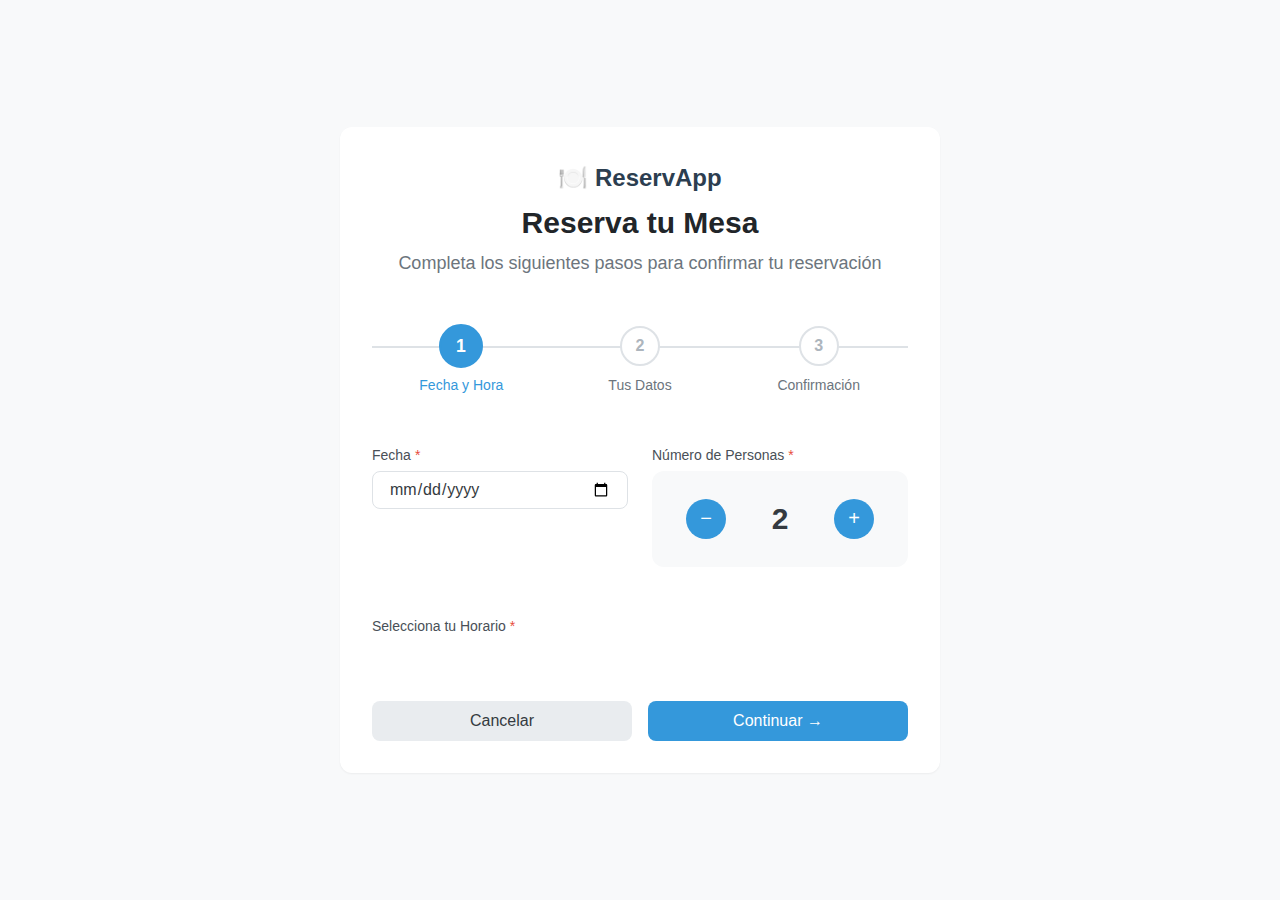
<file: booking/index.html>
<!DOCTYPE html>
<html lang="es">

<head>
    <meta charset="UTF-8">
    <meta name="viewport" content="width=device-width, initial-scale=1.0">
    <meta name="description" content="Realiza tu reservación - ReservApp">
    <title>Hacer Reservación - ReservApp</title>

    <!-- Estilos -->
    <link rel="stylesheet" href="../assets/css/main.css">
    <link rel="stylesheet" href="../assets/css/booking.css">
</head>

<body>
    <div class="booking-container">
        <div class="booking-card card">
            <!-- Header -->
            <div class="booking-header">
                <div class="booking-logo">🍽️ ReservApp</div>
                <h1 class="booking-title">Reserva tu Mesa</h1>
                <p class="booking-subtitle">Completa los siguientes pasos para confirmar tu reservación</p>
            </div>

            <!-- Steps Indicator -->
            <div class="booking-steps">
                <div class="booking-step" data-step="1">
                    <div class="booking-step-circle">1</div>
                    <span class="booking-step-label">Fecha y Hora</span>
                </div>
                <div class="booking-step" data-step="2">
                    <div class="booking-step-circle">2</div>
                    <span class="booking-step-label">Tus Datos</span>
                </div>
                <div class="booking-step" data-step="3">
                    <div class="booking-step-circle">3</div>
                    <span class="booking-step-label">Confirmación</span>
                </div>
            </div>

            <!-- Formulario -->
            <form id="bookingForm">

                <!-- PASO 1: Fecha y Hora -->
                <div id="section-datetime" class="booking-section active">
                    <div class="date-time-grid">
                        <div class="form-group">
                            <label for="date" class="form-label required">Fecha</label>
                            <input type="date" id="date" class="form-input" required>
                        </div>

                        <div class="form-group">
                            <label class="form-label required">Número de Personas</label>
                            <input type="hidden" id="guests" value="2">
                            <div class="guest-counter">
                                <button type="button" id="btn-decrease" class="guest-counter-btn">−</button>
                                <span id="guestCount" class="guest-counter-value">2</span>
                                <button type="button" id="btn-increase" class="guest-counter-btn">+</button>
                            </div>
                        </div>
                    </div>

                    <div class="form-group">
                        <label class="form-label required">Selecciona tu Horario</label>
                        <div id="timeSlots" class="time-slots">
                            <!-- Los slots se generarán dinámicamente -->
                        </div>
                    </div>

                    <div class="booking-navigation">
                        <a href="../public/index.html" class="btn btn-secondary">Cancelar</a>
                        <button type="button" id="btn-next-1" class="btn btn-primary">
                            Continuar →
                        </button>
                    </div>
                </div>

                <!-- PASO 2: Datos del Cliente -->
                <div id="section-details" class="booking-section">
                    <div class="form-group">
                        <label for="name" class="form-label required">Nombre Completo</label>
                        <input type="text" id="name" class="form-input" placeholder="Juan Pérez" required>
                        <span class="form-error"></span>
                    </div>

                    <div class="form-group">
                        <label for="email" class="form-label required">Correo Electrónico</label>
                        <input type="email" id="email" class="form-input" placeholder="juan@example.com" required>
                        <span class="form-error"></span>
                    </div>

                    <div class="form-group">
                        <label for="phone" class="form-label required">Teléfono</label>
                        <input type="tel" id="phone" class="form-input" placeholder="+52 55 1234 5678" required>
                        <span class="form-error"></span>
                    </div>

                    <div class="form-group">
                        <label for="notes" class="form-label">Notas Especiales (Opcional)</label>
                        <textarea id="notes" class="form-textarea"
                            placeholder="Alergias, preferencias de mesa, ocasión especial..."></textarea>
                    </div>

                    <div class="booking-navigation">
                        <button type="button" id="btn-back-2" class="btn btn-secondary">
                            ← Atrás
                        </button>
                        <button type="button" id="btn-next-2" class="btn btn-primary">
                            Confirmar Reservación
                        </button>
                    </div>
                </div>

                <!-- PASO 3: Confirmación -->
                <div id="section-confirmation" class="booking-section">
                    <div class="confirmation-success">
                        <div class="confirmation-icon">
                            <svg viewBox="0 0 24 24" fill="none">
                                <path d="M5 13l4 4L19 7" stroke="currentColor" stroke-width="3" stroke-linecap="round"
                                    stroke-linejoin="round" />
                            </svg>
                        </div>

                        <h2>¡Reservación Confirmada!</h2>
                        <p>Tu mesa ha sido reservada exitosamente</p>

                        <div class="confirmation-code" id="confirmationCode">
                            RES-2024-001
                        </div>

                        <p class="text-center">
                            Guarda este código de confirmación.<br>
                            Hemos enviado los detalles a tu correo.
                        </p>

                        <div class="confirmation-details">
                            <div class="confirmation-detail-row">
                                <span class="confirmation-detail-label">Fecha:</span>
                                <span class="confirmation-detail-value" id="confirm-date">-</span>
                            </div>
                            <div class="confirmation-detail-row">
                                <span class="confirmation-detail-label">Hora:</span>
                                <span class="confirmation-detail-value" id="confirm-time">-</span>
                            </div>
                            <div class="confirmation-detail-row">
                                <span class="confirmation-detail-label">Personas:</span>
                                <span class="confirmation-detail-value" id="confirm-guests">-</span>
                            </div>
                            <div class="confirmation-detail-row">
                                <span class="confirmation-detail-label">Nombre:</span>
                                <span class="confirmation-detail-value" id="confirm-name">-</span>
                            </div>
                        </div>

                        <div class="confirmation-actions">
                            <button type="button" class="btn btn-primary btn-block" onclick="window.print()">
                                🖨️ Imprimir Confirmación
                            </button>
                            <button type="button" id="btn-new-reservation" class="btn btn-outline btn-block">
                                Hacer Otra Reservación
                            </button>
                            <a href="../public/index.html" class="btn btn-secondary btn-block">
                                Volver al Inicio
                            </a>
                        </div>
                    </div>
                </div>

            </form>
        </div>
    </div>

    <!-- Scripts -->
    <script src="../config/settings.js"></script>
    <script src="../assets/js/api.js"></script>
    <script src="../assets/js/dashboard.js"></script>
    <script src="../assets/js/booking.js"></script>
</body>

</html>
</file>
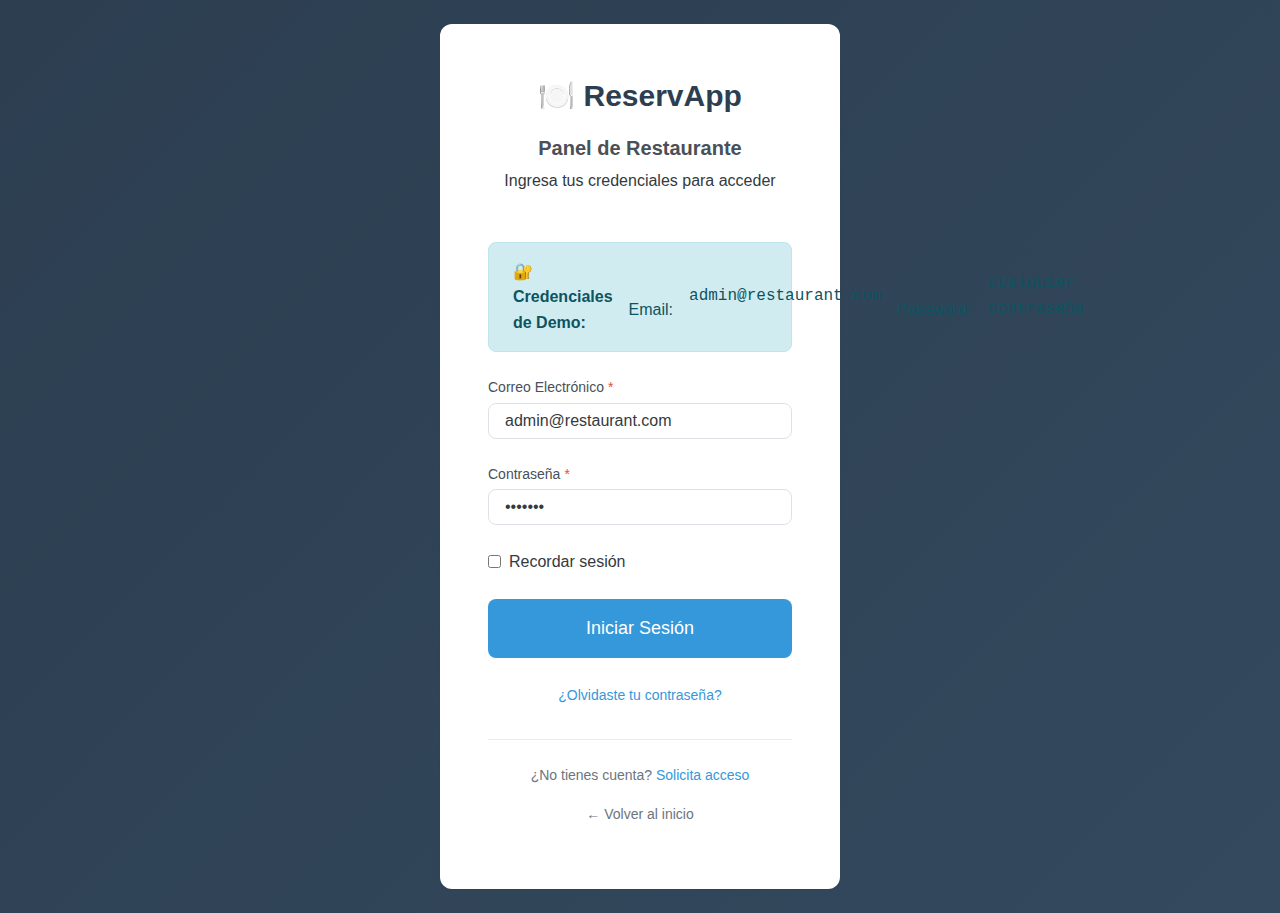
<file: dashboard/index.html>
<!DOCTYPE html>
<html lang="es">

<head>
    <meta charset="UTF-8">
    <meta name="viewport" content="width=device-width, initial-scale=1.0">
    <meta name="description" content="Dashboard - ReservApp">
    <title>Dashboard - ReservApp</title>

    <!-- Estilos -->
    <link rel="stylesheet" href="../assets/css/main.css">
    <link rel="stylesheet" href="../assets/css/dashboard.css">
</head>

<body>
    <div class="dashboard-layout">
        <!-- Sidebar -->
        <aside class="dashboard-sidebar">
            <div class="sidebar-header">
                <div class="sidebar-logo">🍽️ ReservApp</div>
                <div class="sidebar-restaurant">Cargando...</div>
            </div>

            <nav>
                <ul class="sidebar-nav">
                    <li class="sidebar-nav-item">
                        <a href="index.html" class="sidebar-nav-link active">
                            <span>📊</span>
                            <span>Dashboard</span>
                        </a>
                    </li>
                    <li class="sidebar-nav-item">
                        <a href="reservations.html" class="sidebar-nav-link">
                            <span>📅</span>
                            <span>Reservaciones</span>
                        </a>
                    </li>
                    <li class="sidebar-nav-item">
                        <a href="#" class="sidebar-nav-link">
                            <span>🪑</span>
                            <span>Mesas</span>
                        </a>
                    </li>
                    <li class="sidebar-nav-item">
                        <a href="#" class="sidebar-nav-link">
                            <span>🕒</span>
                            <span>Disponibilidad</span>
                        </a>
                    </li>
                    <li class="sidebar-nav-item">
                        <a href="#" class="sidebar-nav-link">
                            <span>⚙️</span>
                            <span>Configuración</span>
                        </a>
                    </li>
                </ul>
            </nav>

            <div class="sidebar-footer">
                <div class="sidebar-user">
                    <div class="sidebar-user-avatar">AR</div>
                    <div class="sidebar-user-info">
                        <div class="sidebar-user-name">Admin</div>
                        <div class="sidebar-user-role">Administrador</div>
                    </div>
                </div>
                <button id="logoutBtn" class="btn btn-secondary btn-block btn-sm">
                    Cerrar Sesión
                </button>
            </div>
        </aside>

        <!-- Main Content -->
        <main class="dashboard-main">
            <header class="dashboard-header">
                <h1 class="dashboard-header-title">Dashboard</h1>
                <div class="dashboard-header-actions">
                    <span style="color: var(--color-gray-600); font-size: 0.875rem;">
                        Última actualización: <strong id="lastUpdate">Ahora</strong>
                    </span>
                </div>
            </header>

            <div class="dashboard-content">
                <!-- Stats Grid -->
                <div class="stats-grid">
                    <div class="stat-card">
                        <div class="stat-card-header">
                            <span class="stat-card-title">Hoy</span>
                            <div class="stat-card-icon primary">📅</div>
                        </div>
                        <div class="stat-card-value" id="stat-today">0</div>
                        <div class="stat-card-change positive">+0%</div>
                    </div>

                    <div class="stat-card">
                        <div class="stat-card-header">
                            <span class="stat-card-title">Esta Semana</span>
                            <div class="stat-card-icon success">📈</div>
                        </div>
                        <div class="stat-card-value" id="stat-week">0</div>
                        <div class="stat-card-change positive">+0%</div>
                    </div>

                    <div class="stat-card">
                        <div class="stat-card-header">
                            <span class="stat-card-title">Ingresos del Mes</span>
                            <div class="stat-card-icon success">💰</div>
                        </div>
                        <div class="stat-card-value" id="stat-revenue">$0</div>
                        <div class="stat-card-change positive">+0%</div>
                    </div>

                    <div class="stat-card">
                        <div class="stat-card-header">
                            <span class="stat-card-title">Ocupación</span>
                            <div class="stat-card-icon warning">⚡</div>
                        </div>
                        <div class="stat-card-value" id="stat-occupancy">0%</div>
                        <div class="stat-card-change negative">-0%</div>
                    </div>
                </div>

                <!-- Recent Reservations -->
                <div id="recentReservations" class="table-container">
                    <div class="table-header">
                        <h2 class="table-title">Reservaciones Recientes</h2>
                        <div class="table-actions">
                            <a href="reservations.html" class="btn btn-primary btn-sm">
                                Ver Todas
                            </a>
                        </div>
                    </div>
                    <div class="table-wrapper">
                        <table class="table">
                            <thead>
                                <tr>
                                    <th>Código</th>
                                    <th>Cliente</th>
                                    <th>Fecha</th>
                                    <th>Hora</th>
                                    <th>Personas</th>
                                    <th>Estado</th>
                                </tr>
                            </thead>
                            <tbody>
                                <tr>
                                    <td colspan="6" class="text-center">
                                        <div class="loader"></div>
                                    </td>
                                </tr>
                            </tbody>
                        </table>
                    </div>
                </div>

                <!-- Quick Actions -->
                <div class="card" style="margin-top: 2rem;">
                    <div class="card-header">
                        <h3 class="card-title">Acciones Rápidas</h3>
                    </div>
                    <div class="card-body">
                        <div
                            style="display: grid; grid-template-columns: repeat(auto-fit, minmax(200px, 1fr)); gap: 1rem;">
                            <button class="btn btn-outline">
                                ➕ Nueva Reserva Manual
                            </button>
                            <button class="btn btn-outline">
                                📊 Generar Reporte
                            </button>
                            <button class="btn btn-outline">
                                ✉️ Enviar Notificaciones
                            </button>
                            <button class="btn btn-outline">
                                🔒 Bloquear Fecha
                            </button>
                        </div>
                    </div>
                </div>
            </div>
        </main>
    </div>

    <!-- Scripts -->
    <script src="../config/settings.js"></script>
    <script src="../assets/js/api.js"></script>
    <script src="../assets/js/auth.js"></script>
    <script src="../assets/js/dashboard.js"></script>

    <script>
        // Actualizar timestamp cada minuto
        setInterval(() => {
            const now = new Date();
            document.getElementById('lastUpdate').textContent =
                now.toLocaleTimeString('es-MX', { hour: '2-digit', minute: '2-digit' });
        }, 60000);
    </script>
</body>

</html>
</file>
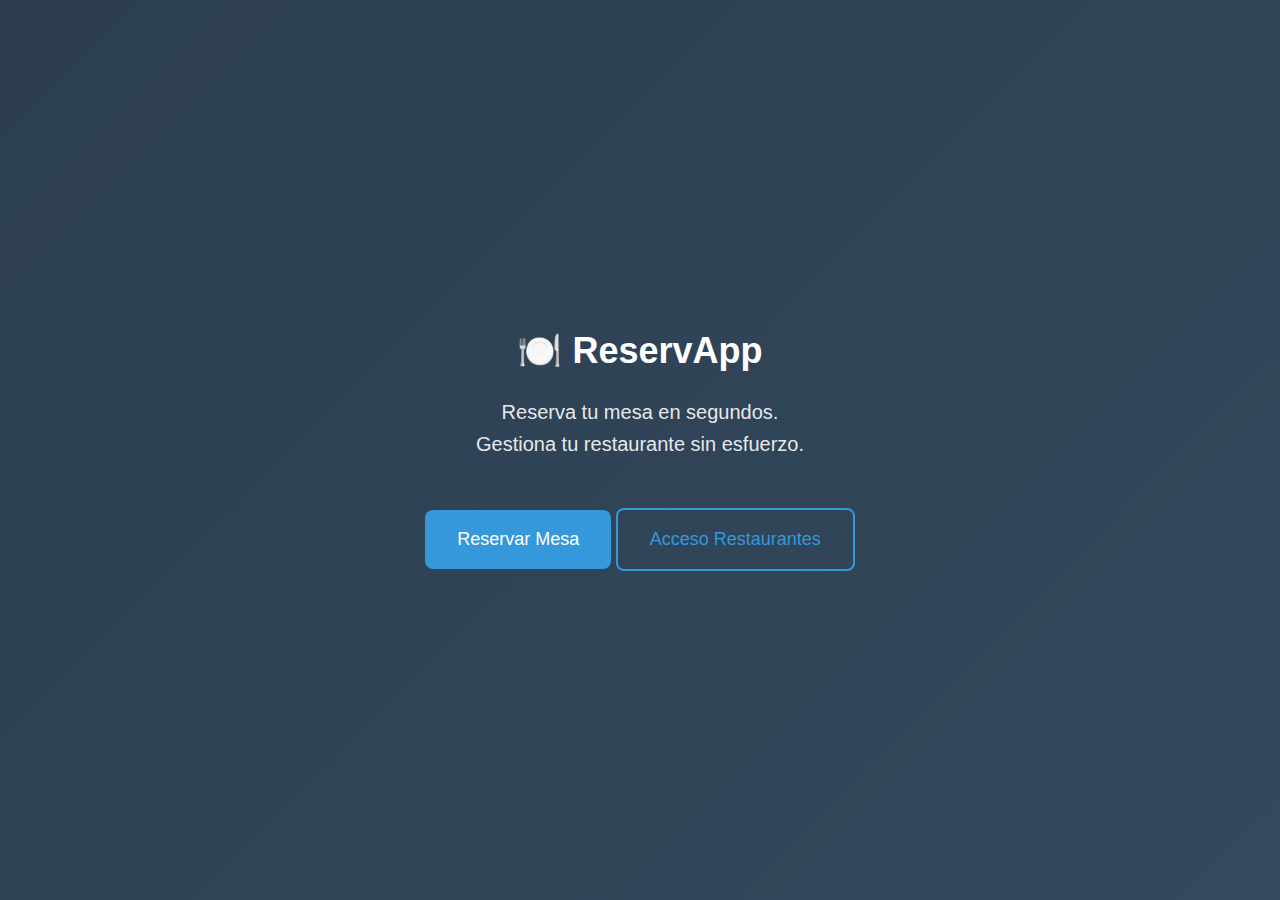
<file: public/index.html>
<!DOCTYPE html>
<html lang="es">
<head>
  <meta charset="UTF-8">
  <meta name="viewport" content="width=device-width, initial-scale=1.0">
  <meta name="description" content="Sistema de reservaciones para restaurantes - ReservApp">
  <title>ReservApp - Sistema de Reservaciones</title>
  
  <!-- Estilos -->
  <link rel="stylesheet" href="../assets/css/main.css">
  <link rel="stylesheet" href="../assets/css/booking.css">
</head>
<body>
  <!-- Hero Section -->
  <section class="hero">
    <div class="hero-content">
      <h1 class="hero-title">🍽️ ReservApp</h1>
      <p class="hero-subtitle">
        Reserva tu mesa en segundos.<br>
        Gestiona tu restaurante sin esfuerzo.
      </p>
      <div class="hero-cta">
        <a href="../booking/index.html" class="btn btn-primary btn-lg">
          Reservar Mesa
        </a>
        <a href="../dashboard/login.html" class="btn btn-outline btn-lg">
          Acceso Restaurantes
        </a>
      </div>
    </div>
  </section>

  <!-- Scripts -->
  <script src="../config/settings.js"></script>
</body>
</html>
</file>
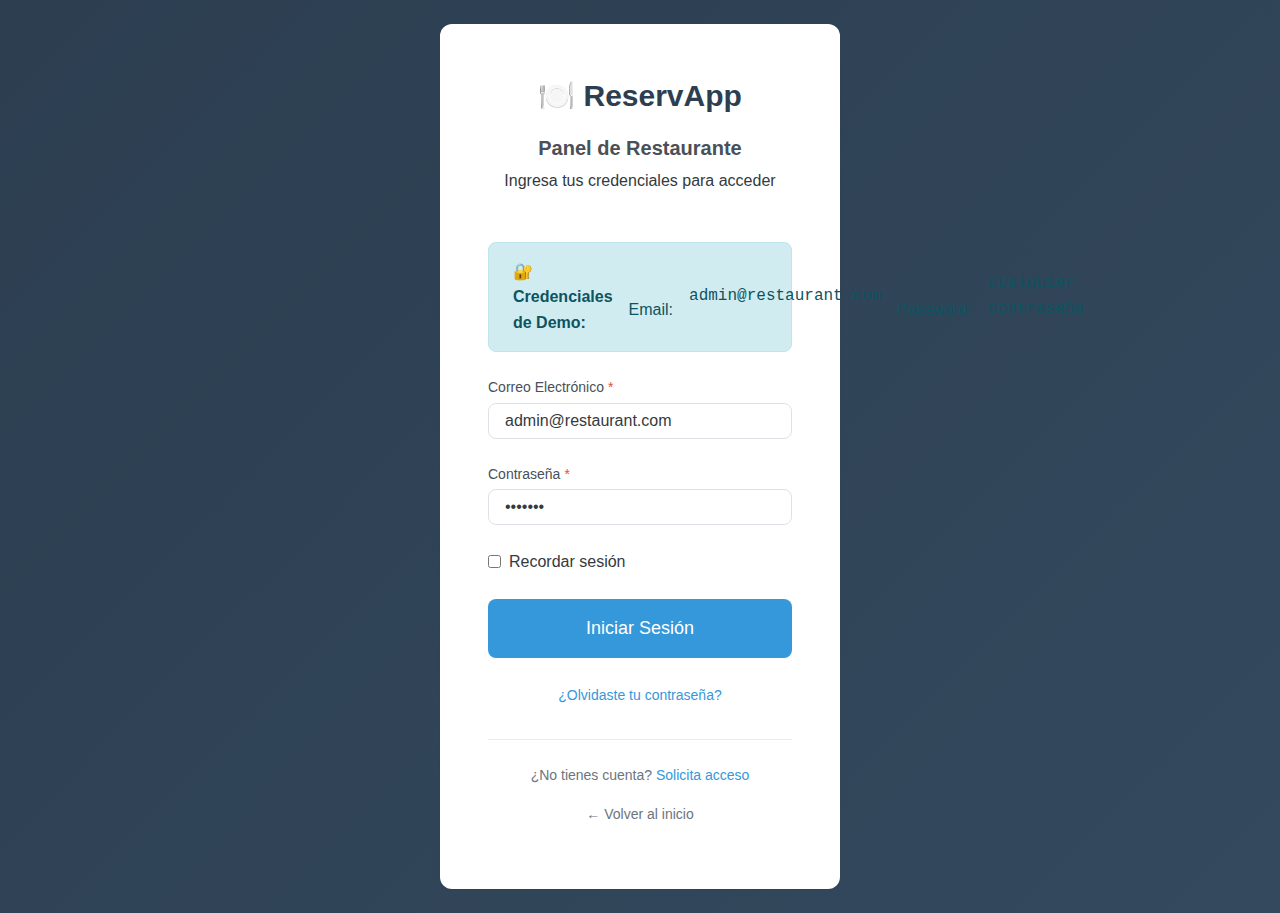
<file: dashboard/login.html>
<!DOCTYPE html>
<html lang="es">

<head>
  <meta charset="UTF-8">
  <meta name="viewport" content="width=device-width, initial-scale=1.0">
  <meta name="description" content="Acceso para restaurantes - ReservApp">
  <title>Iniciar Sesión - Dashboard ReservApp</title>

  <!-- Estilos -->
  <link rel="stylesheet" href="../assets/css/main.css">
  <link rel="stylesheet" href="../assets/css/dashboard.css">
</head>

<body>
  <div class="login-container">
    <div class="login-card card">
      <div class="login-header">
        <div class="login-logo">🍽️ ReservApp</div>
        <h1 class="login-title">Panel de Restaurante</h1>
        <p>Ingresa tus credenciales para acceder</p>
      </div>

      <!-- Alerta de error -->
      <div id="loginError" class="alert alert-error hidden"></div>

      <!-- Demo Credentials Info -->
      <div class="alert alert-info" style="margin-bottom: 1.5rem;">
        <strong>🔐 Credenciales de Demo:</strong><br>
        Email: <code>admin@restaurant.com</code><br>
        Password: <code>cualquier contraseña</code>
      </div>

      <form id="loginForm">
        <div class="form-group">
          <label for="email" class="form-label required">Correo Electrónico</label>
          <input type="email" id="email" class="form-input" placeholder="admin@restaurant.com"
            value="admin@restaurant.com" required autocomplete="email">
        </div>

        <div class="form-group">
          <label for="password" class="form-label required">Contraseña</label>
          <input type="password" id="password" class="form-input" placeholder="••••••••" value="demo123" required
            autocomplete="current-password">
        </div>

        <div class="form-group" style="margin-bottom: 1.5rem;">
          <label style="display: flex; align-items: center; gap: 0.5rem; cursor: pointer;">
            <input type="checkbox" id="remember" name="remember">
            <span>Recordar sesión</span>
          </label>
        </div>

        <button type="submit" class="btn btn-primary btn-block btn-lg">
          Iniciar Sesión
        </button>

        <div style="text-align: center; margin-top: 1.5rem;">
          <a href="#" style="font-size: 0.875rem; color: var(--color-accent);">
            ¿Olvidaste tu contraseña?
          </a>
        </div>
      </form>

      <div
        style="margin-top: 2rem; padding-top: 1.5rem; border-top: 1px solid var(--color-gray-200); text-align: center;">
        <p style="font-size: 0.875rem; color: var(--color-gray-600);">
          ¿No tienes cuenta?
          <a href="#" style="color: var(--color-accent); font-weight: 500;">
            Solicita acceso
          </a>
        </p>
        <p style="font-size: 0.875rem; color: var(--color-gray-600); margin-top: 0.5rem;">
          <a href="../public/index.html" style="color: var(--color-gray-600);">
            ← Volver al inicio
          </a>
        </p>
      </div>
    </div>
  </div>

  <!-- Scripts -->
  <script src="../config/settings.js"></script>
  <script src="../assets/js/api.js"></script>
  <script src="../assets/js/auth.js"></script>
</body>

</html>
</file>
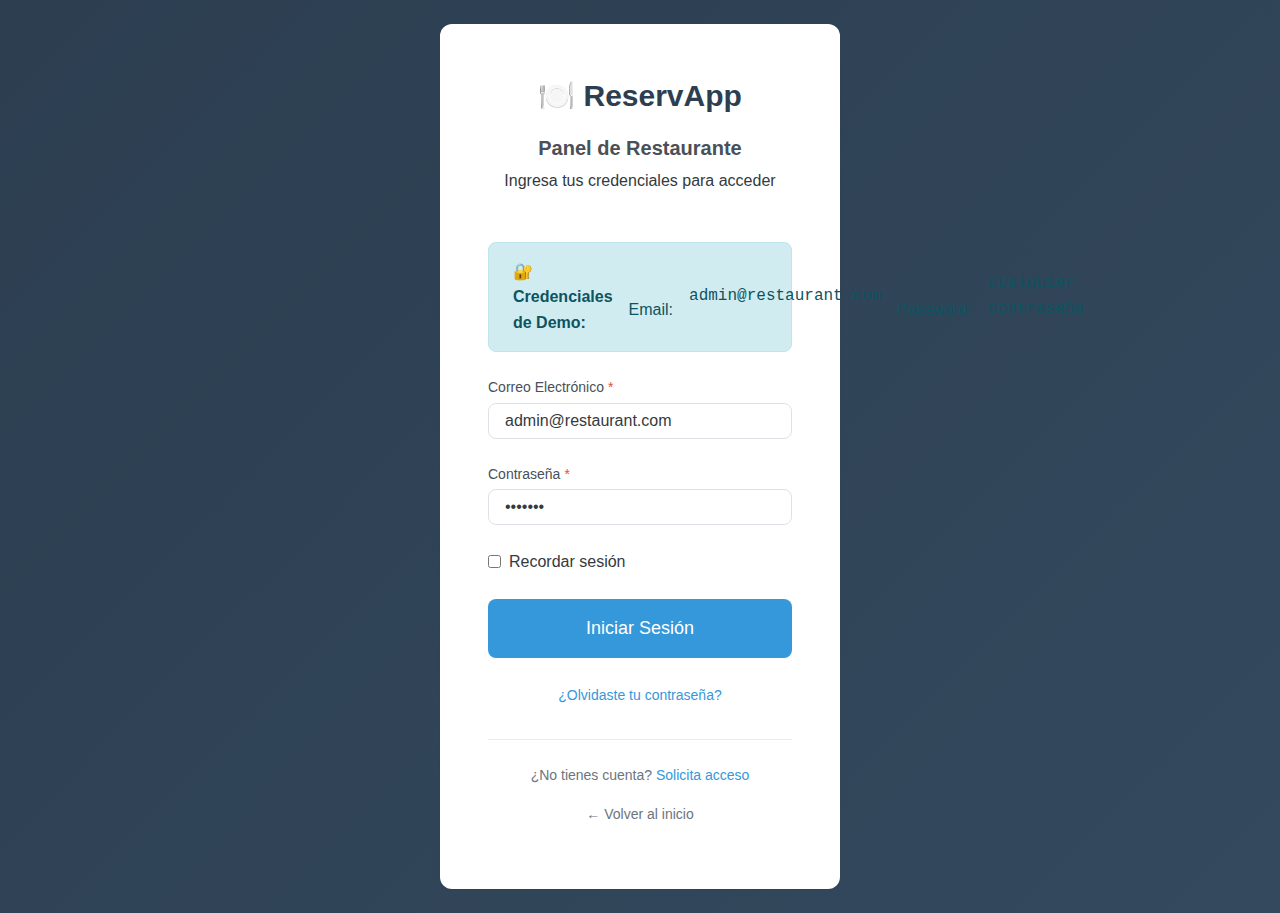
<file: dashboard/reservations.html>
<!DOCTYPE html>
<html lang="es">

<head>
    <meta charset="UTF-8">
    <meta name="viewport" content="width=device-width, initial-scale=1.0">
    <meta name="description" content="Gestión de Reservaciones - ReservApp">
    <title>Reservaciones - Dashboard ReservApp</title>

    <!-- Estilos -->
    <link rel="stylesheet" href="../assets/css/main.css">
    <link rel="stylesheet" href="../assets/css/dashboard.css">
</head>

<body>
    <div class="dashboard-layout">
        <!-- Sidebar -->
        <aside class="dashboard-sidebar">
            <div class="sidebar-header">
                <div class="sidebar-logo">🍽️ ReservApp</div>
                <div class="sidebar-restaurant">Cargando...</div>
            </div>

            <nav>
                <ul class="sidebar-nav">
                    <li class="sidebar-nav-item">
                        <a href="index.html" class="sidebar-nav-link">
                            <span>📊</span>
                            <span>Dashboard</span>
                        </a>
                    </li>
                    <li class="sidebar-nav-item">
                        <a href="reservations.html" class="sidebar-nav-link active">
                            <span>📅</span>
                            <span>Reservaciones</span>
                        </a>
                    </li>
                    <li class="sidebar-nav-item">
                        <a href="#" class="sidebar-nav-link">
                            <span>🪑</span>
                            <span>Mesas</span>
                        </a>
                    </li>
                    <li class="sidebar-nav-item">
                        <a href="#" class="sidebar-nav-link">
                            <span>🕒</span>
                            <span>Disponibilidad</span>
                        </a>
                    </li>
                    <li class="sidebar-nav-item">
                        <a href="#" class="sidebar-nav-link">
                            <span>⚙️</span>
                            <span>Configuración</span>
                        </a>
                    </li>
                </ul>
            </nav>

            <div class="sidebar-footer">
                <div class="sidebar-user">
                    <div class="sidebar-user-avatar">AR</div>
                    <div class="sidebar-user-info">
                        <div class="sidebar-user-name">Admin</div>
                        <div class="sidebar-user-role">Administrador</div>
                    </div>
                </div>
                <button id="logoutBtn" class="btn btn-secondary btn-block btn-sm">
                    Cerrar Sesión
                </button>
            </div>
        </aside>

        <!-- Main Content -->
        <main class="dashboard-main">
            <header class="dashboard-header">
                <h1 class="dashboard-header-title">Gestión de Reservaciones</h1>
                <div class="dashboard-header-actions">
                    <button class="btn btn-primary">
                        ➕ Nueva Reserva
                    </button>
                </div>
            </header>

            <div class="dashboard-content">
                <!-- Filters Bar -->
                <div class="filters-bar">
                    <div class="filters-grid">
                        <div class="form-group mb-0">
                            <label for="searchReservations" class="form-label">Buscar</label>
                            <div class="search-input">
                                <span class="search-input-icon">🔍</span>
                                <input type="text" id="searchReservations" class="form-input"
                                    placeholder="Nombre, email o código...">
                            </div>
                        </div>

                        <div class="form-group mb-0">
                            <label for="filterDate" class="form-label">Fecha</label>
                            <input type="date" id="filterDate" class="form-input">
                        </div>

                        <div class="form-group mb-0">
                            <label class="form-label">Estado</label>
                            <div style="display: flex; gap: 0.5rem; flex-wrap: wrap;">
                                <button class="btn btn-sm btn-secondary active" data-filter="all">
                                    Todas
                                </button>
                                <button class="btn btn-sm btn-secondary" data-filter="confirmed">
                                    Confirmadas
                                </button>
                                <button class="btn btn-sm btn-secondary" data-filter="pending">
                                    Pendientes
                                </button>
                                <button class="btn btn-sm btn-secondary" data-filter="cancelled">
                                    Canceladas
                                </button>
                            </div>
                        </div>
                    </div>
                </div>

                <!-- Reservations Table -->
                <div class="table-container">
                    <div class="table-header">
                        <h2 class="table-title">
                            Reservaciones <span id="reservationCount" style="color: var(--color-gray-500);">(0)</span>
                        </h2>
                        <div class="table-actions">
                            <button class="btn btn-secondary btn-sm">
                                📥 Exportar
                            </button>
                        </div>
                    </div>
                    <div class="table-wrapper">
                        <table id="reservationsTable" class="table">
                            <thead>
                                <tr>
                                    <th>Código</th>
                                    <th>Cliente</th>
                                    <th>Email</th>
                                    <th>Teléfono</th>
                                    <th>Fecha</th>
                                    <th>Hora</th>
                                    <th>Personas</th>
                                    <th>Estado</th>
                                    <th>Acciones</th>
                                </tr>
                            </thead>
                            <tbody>
                                <tr>
                                    <td colspan="9" class="text-center">
                                        <div class="loader"></div>
                                    </td>
                                </tr>
                            </tbody>
                        </table>
                    </div>
                </div>

                <!-- Pagination (placeholder) -->
                <div
                    style="display: flex; justify-content: center; align-items: center; gap: 0.5rem; margin-top: 2rem;">
                    <button class="btn btn-sm btn-secondary" disabled>
                        ← Anterior
                    </button>
                    <span style="padding: 0 1rem; color: var(--color-gray-600);">
                        Página 1 de 1
                    </span>
                    <button class="btn btn-sm btn-secondary" disabled>
                        Siguiente →
                    </button>
                </div>
            </div>
        </main>
    </div>

    <!-- Scripts -->
    <script src="../config/settings.js"></script>
    <script src="../assets/js/api.js"></script>
    <script src="../assets/js/auth.js"></script>
    <script src="../assets/js/dashboard.js"></script>

    <script>
        // Actualizar contador de reservaciones cuando cambien
        function updateReservationCount() {
            const tbody = document.querySelector('#reservationsTable tbody');
            const rows = tbody.querySelectorAll('tr:not(:has(.loader))');
            const counter = document.getElementById('reservationCount');
            if (counter) {
                counter.textContent = `(${rows.length})`;
            }
        }

        // Observer para detectar cambios en la tabla
        const observer = new MutationObserver(updateReservationCount);
        const tableBody = document.querySelector('#reservationsTable tbody');
        if (tableBody) {
            observer.observe(tableBody, { childList: true, subtree: true });
        }
    </script>
</body>

</html>
</file>
<file: assets/css/main.css>
/**
 * Estilos Globales - Sistema de Reservaciones
 * Diseño minimalista premium con enfoque en usabilidad
 */

/* ========================================
   Variables CSS - Design System
   ======================================== */
:root {
  /* Colores principales */
  --color-primary: #2c3e50;
  --color-primary-light: #34495e;
  --color-primary-dark: #1a252f;

  --color-accent: #3498db;
  --color-accent-light: #5dade2;
  --color-accent-dark: #2980b9;

  /* Colores neutros */
  --color-white: #ffffff;
  --color-gray-50: #f8f9fa;
  --color-gray-100: #f1f3f5;
  --color-gray-200: #e9ecef;
  --color-gray-300: #dee2e6;
  --color-gray-400: #ced4da;
  --color-gray-500: #adb5bd;
  --color-gray-600: #6c757d;
  --color-gray-700: #495057;
  --color-gray-800: #343a40;
  --color-gray-900: #212529;

  /* Estados */
  --color-success: #27ae60;
  --color-success-light: #2ecc71;
  --color-warning: #f39c12;
  --color-warning-light: #f1c40f;
  --color-error: #e74c3c;
  --color-error-light: #ec7063;
  --color-info: #3498db;

  /* Tipografía */
  --font-primary: -apple-system, BlinkMacSystemFont, "Segoe UI", Roboto,
    "Helvetica Neue", Arial, sans-serif;
  --font-size-xxs: 0.625rem;
  --font-size-xs: 0.75rem;
  --font-size-sm: 0.875rem;
  --font-size-base: 1rem;
  --font-size-lg: 1.125rem;
  --font-size-xl: 1.25rem;
  --font-size-2xl: 1.5rem;
  --font-size-3xl: 1.875rem;
  --font-size-4xl: 2.25rem;

  --font-weight-normal: 400;
  --font-weight-medium: 500;
  --font-weight-semibold: 600;
  --font-weight-bold: 700;

  /* Espaciado */
  --spacing-xs: 0.25rem;
  --spacing-sm: 0.5rem;
  --spacing-md: 1rem;
  --spacing-lg: 1.5rem;
  --spacing-xl: 2rem;
  --spacing-2xl: 3rem;
  --spacing-3xl: 4rem;

  /* Bordes */
  --border-radius-sm: 0.25rem;
  --border-radius-md: 0.5rem;
  --border-radius-lg: 0.75rem;
  --border-radius-xl: 1rem;
  --border-radius-full: 9999px;

  /* Sombras */
  --shadow-sm: 0 1px 2px 0 rgba(0, 0, 0, 0.05);
  --shadow-md: 0 4px 6px -1px rgba(0, 0, 0, 0.1),
    0 2px 4px -1px rgba(0, 0, 0, 0.06);
  --shadow-lg: 0 10px 15px -3px rgba(0, 0, 0, 0.1),
    0 4px 6px -2px rgba(0, 0, 0, 0.05);
  --shadow-xl: 0 20px 25px -5px rgba(0, 0, 0, 0.1),
    0 10px 10px -5px rgba(0, 0, 0, 0.04);

  /* Transiciones */
  --transition-fast: 150ms ease-in-out;
  --transition-base: 250ms ease-in-out;
  --transition-slow: 350ms ease-in-out;

  /* Z-index */
  --z-dropdown: 1000;
  --z-sticky: 1020;
  --z-fixed: 1030;
  --z-modal-backdrop: 1040;
  --z-modal: 1050;
  --z-popover: 1060;
  --z-tooltip: 1070;
}

/* ========================================
   Reset y Base
   ======================================== */
*,
*::before,
*::after {
  box-sizing: border-box;
  margin: 0;
  padding: 0;
}

html {
  font-size: 16px;
  -webkit-font-smoothing: antialiased;
  -moz-osx-font-smoothing: grayscale;
}

body {
  font-family: var(--font-primary);
  font-size: var(--font-size-base);
  font-weight: var(--font-weight-normal);
  line-height: 1.6;
  color: var(--color-gray-800);
  background-color: var(--color-gray-50);
  min-height: 100vh;
}

/* ========================================
   Tipografía
   ======================================== */
h1,
h2,
h3,
h4,
h5,
h6 {
  font-weight: var(--font-weight-bold);
  line-height: 1.2;
  color: var(--color-gray-900);
  margin-bottom: var(--spacing-md);
}

h1 {
  font-size: var(--font-size-4xl);
}
h2 {
  font-size: var(--font-size-3xl);
}
h3 {
  font-size: var(--font-size-2xl);
}
h4 {
  font-size: var(--font-size-xl);
}
h5 {
  font-size: var(--font-size-lg);
}
h6 {
  font-size: var(--font-size-base);
}

p {
  margin-bottom: var(--spacing-md);
}

a {
  color: var(--color-accent);
  text-decoration: none;
  transition: color var(--transition-fast);
}

a:hover {
  color: var(--color-accent-dark);
}

/* ========================================
   Contenedores
   ======================================== */
.container {
  width: 100%;
  max-width: 1200px;
  margin: 0 auto;
  padding: 0 var(--spacing-lg);
}

.container-sm {
  max-width: 800px;
}

.container-lg {
  max-width: 1400px;
}

/* ========================================
   Botones
   ======================================== */
.btn {
  display: inline-flex;
  align-items: center;
  justify-content: center;
  gap: var(--spacing-sm);
  padding: var(--spacing-sm) var(--spacing-lg);
  font-size: var(--font-size-base);
  font-weight: var(--font-weight-medium);
  line-height: 1.5;
  border: none;
  border-radius: var(--border-radius-md);
  cursor: pointer;
  transition: all var(--transition-base);
  text-align: center;
  white-space: nowrap;
}

.btn:disabled {
  opacity: 0.5;
  cursor: not-allowed;
}

.btn-primary {
  background-color: var(--color-accent);
  color: var(--color-white);
}

.btn-primary:hover:not(:disabled) {
  background-color: var(--color-accent-dark);
  transform: translateY(-1px);
  box-shadow: var(--shadow-md);
}

.btn-secondary {
  background-color: var(--color-gray-200);
  color: var(--color-gray-800);
}

.btn-secondary:hover:not(:disabled) {
  background-color: var(--color-gray-300);
}

.btn-success {
  background-color: var(--color-success);
  color: var(--color-white);
}

.btn-success:hover:not(:disabled) {
  background-color: var(--color-success-light);
}

.btn-danger {
  background-color: var(--color-error);
  color: var(--color-white);
}

.btn-danger:hover:not(:disabled) {
  background-color: var(--color-error-light);
}

.btn-outline {
  background-color: transparent;
  border: 2px solid var(--color-accent);
  color: var(--color-accent);
}

.btn-outline:hover:not(:disabled) {
  background-color: var(--color-accent);
  color: var(--color-white);
}

.btn-lg {
  padding: var(--spacing-md) var(--spacing-xl);
  font-size: var(--font-size-lg);
}

.btn-sm {
  padding: var(--spacing-xs) var(--spacing-md);
  font-size: var(--font-size-sm);
}

.btn-block {
  display: flex;
  width: 100%;
}

/* ========================================
   Formularios
   ======================================== */
.form-group {
  margin-bottom: var(--spacing-lg);
}

.form-label {
  display: block;
  font-size: var(--font-size-sm);
  font-weight: var(--font-weight-medium);
  color: var(--color-gray-700);
  margin-bottom: var(--spacing-xs);
}

.form-label.required::after {
  content: "*";
  color: var(--color-error);
  margin-left: var(--spacing-xs);
}

.form-input,
.form-select,
.form-textarea {
  width: 100%;
  padding: var(--spacing-sm) var(--spacing-md);
  font-size: var(--font-size-base);
  font-family: var(--font-primary);
  color: var(--color-gray-800);
  background-color: var(--color-white);
  border: 1px solid var(--color-gray-300);
  border-radius: var(--border-radius-md);
  transition: all var(--transition-fast);
}

.form-input:focus,
.form-select:focus,
.form-textarea:focus {
  outline: none;
  border-color: var(--color-accent);
  box-shadow: 0 0 0 3px rgba(52, 152, 219, 0.1);
}

.form-input.error,
.form-select.error,
.form-textarea.error {
  border-color: var(--color-error);
}

.form-error {
  display: block;
  font-size: var(--font-size-sm);
  color: var(--color-error);
  margin-top: var(--spacing-xs);
}

.form-textarea {
  min-height: 100px;
  resize: vertical;
}

/* ========================================
   Cards
   ======================================== */
.card {
  background-color: var(--color-white);
  border-radius: var(--border-radius-lg);
  box-shadow: var(--shadow-sm);
  padding: var(--spacing-xl);
  transition: box-shadow var(--transition-base);
}

.card:hover {
  box-shadow: var(--shadow-md);
}

.card-header {
  margin-bottom: var(--spacing-lg);
  padding-bottom: var(--spacing-lg);
  border-bottom: 1px solid var(--color-gray-200);
}

.card-title {
  font-size: var(--font-size-xl);
  font-weight: var(--font-weight-semibold);
  color: var(--color-gray-900);
  margin: 0;
}

.card-body {
  margin-bottom: var(--spacing-lg);
}

.card-footer {
  padding-top: var(--spacing-lg);
  border-top: 1px solid var(--color-gray-200);
}

/* ========================================
   Alerts y Toasts
   ======================================== */
.alert {
  padding: var(--spacing-md) var(--spacing-lg);
  border-radius: var(--border-radius-md);
  margin-bottom: var(--spacing-lg);
  display: flex;
  align-items: center;
  gap: var(--spacing-md);
}

.alert-success {
  background-color: #d4edda;
  color: #155724;
  border: 1px solid #c3e6cb;
}

.alert-error {
  background-color: #f8d7da;
  color: #721c24;
  border: 1px solid #f5c6cb;
}

.alert-warning {
  background-color: #fff3cd;
  color: #856404;
  border: 1px solid #ffeaa7;
}

.alert-info {
  background-color: #d1ecf1;
  color: #0c5460;
  border: 1px solid #bee5eb;
}

/* Toast notifications */
.toast-container {
  position: fixed;
  top: var(--spacing-xl);
  right: var(--spacing-xl);
  z-index: var(--z-tooltip);
  display: flex;
  flex-direction: column;
  gap: var(--spacing-sm);
}

.toast {
  min-width: 300px;
  padding: var(--spacing-md) var(--spacing-lg);
  background-color: var(--color-white);
  border-radius: var(--border-radius-md);
  box-shadow: var(--shadow-xl);
  animation: slideInRight 0.3s ease-out;
}

@keyframes slideInRight {
  from {
    transform: translateX(100%);
    opacity: 0;
  }
  to {
    transform: translateX(0);
    opacity: 1;
  }
}

/* ========================================
   Modal
   ======================================== */
.modal-backdrop {
  position: fixed;
  top: 0;
  left: 0;
  width: 100%;
  height: 100%;
  background-color: rgba(0, 0, 0, 0.5);
  z-index: var(--z-modal-backdrop);
  display: flex;
  align-items: center;
  justify-content: center;
  animation: fadeIn 0.2s ease-out;
}

.modal {
  background-color: var(--color-white);
  border-radius: var(--border-radius-lg);
  max-width: 90%;
  width: 500px;
  max-height: 90vh;
  overflow-y: auto;
  box-shadow: var(--shadow-xl);
  animation: scaleIn 0.3s ease-out;
}

.modal-header {
  padding: var(--spacing-xl);
  border-bottom: 1px solid var(--color-gray-200);
  display: flex;
  align-items: center;
  justify-content: space-between;
}

.modal-body {
  padding: var(--spacing-xl);
}

.modal-footer {
  padding: var(--spacing-xl);
  border-top: 1px solid var(--color-gray-200);
  display: flex;
  justify-content: flex-end;
  gap: var(--spacing-md);
}

@keyframes fadeIn {
  from {
    opacity: 0;
  }
  to {
    opacity: 1;
  }
}

@keyframes scaleIn {
  from {
    transform: scale(0.9);
    opacity: 0;
  }
  to {
    transform: scale(1);
    opacity: 1;
  }
}

/* ========================================
   Loader
   ======================================== */
.loader-overlay {
  position: fixed;
  top: 0;
  left: 0;
  width: 100%;
  height: 100%;
  background-color: rgba(255, 255, 255, 0.9);
  display: flex;
  align-items: center;
  justify-content: center;
  z-index: var(--z-modal);
}

.loader {
  width: 50px;
  height: 50px;
  border: 4px solid var(--color-gray-200);
  border-top-color: var(--color-accent);
  border-radius: 50%;
  animation: spin 1s linear infinite;
}

@keyframes spin {
  to {
    transform: rotate(360deg);
  }
}

.loader-sm {
  width: 20px;
  height: 20px;
  border-width: 2px;
}

/* ========================================
   Estados vacíos
   ======================================== */
.empty-state {
  text-align: center;
  padding: var(--spacing-3xl) var(--spacing-xl);
}

.empty-state-icon {
  font-size: 4rem;
  color: var(--color-gray-400);
  margin-bottom: var(--spacing-lg);
}

.empty-state-title {
  font-size: var(--font-size-xl);
  color: var(--color-gray-700);
  margin-bottom: var(--spacing-sm);
}

.empty-state-text {
  color: var(--color-gray-600);
  margin-bottom: var(--spacing-xl);
}

/* ========================================
   Utilidades
   ======================================== */
.hidden {
  display: none !important;
}

.text-center {
  text-align: center;
}

.text-right {
  text-align: right;
}

.mt-0 {
  margin-top: 0;
}
.mt-1 {
  margin-top: var(--spacing-xs);
}
.mt-2 {
  margin-top: var(--spacing-sm);
}
.mt-3 {
  margin-top: var(--spacing-md);
}
.mt-4 {
  margin-top: var(--spacing-lg);
}

.mb-0 {
  margin-bottom: 0;
}
.mb-1 {
  margin-bottom: var(--spacing-xs);
}
.mb-2 {
  margin-bottom: var(--spacing-sm);
}
.mb-3 {
  margin-bottom: var(--spacing-md);
}
.mb-4 {
  margin-bottom: var(--spacing-lg);
}

/* ========================================
   Responsivo
   ======================================== */
@media (max-width: 768px) {
  html {
    font-size: 14px;
  }

  .container {
    padding: 0 var(--spacing-md);
  }

  .btn-lg {
    padding: var(--spacing-sm) var(--spacing-lg);
    font-size: var(--font-size-base);
  }

  .modal {
    width: 95%;
  }

  .toast-container {
    top: var(--spacing-md);
    right: var(--spacing-md);
    left: var(--spacing-md);
  }

  .toast {
    width: 100%;
  }
}
</file>
<file: assets/css/booking.css>
/**
 * Estilos específicos para el flujo de reservación
 */

/* ========================================
   Landing Page
   ======================================== */
.hero {
  min-height: 100vh;
  display: flex;
  align-items: center;
  justify-content: center;
  background: linear-gradient(135deg, var(--color-primary) 0%, var(--color-primary-light) 100%);
  color: var(--color-white);
  text-align: center;
  padding: var(--spacing-2xl) var(--spacing-lg);
}

.hero-content {
  max-width: 600px;
}

.hero-title {
  font-size: var(--font-size-4xl);
  margin-bottom: var(--spacing-lg);
  color: var(--color-white);
  animation: fadeInUp 0.6s ease-out;
}

.hero-subtitle {
  font-size: var(--font-size-xl);
  margin-bottom: var(--spacing-2xl);
  color: rgba(255, 255, 255, 0.9);
  animation: fadeInUp 0.6s ease-out 0.2s both;
}

.hero-cta {
  animation: fadeInUp 0.6s ease-out 0.4s both;
}

@keyframes fadeInUp {
  from {
    opacity: 0;
    transform: translateY(30px);
  }
  to {
    opacity: 1;
    transform: translateY(0);
  }
}

/* ========================================
   Booking Flow
   ======================================== */
.booking-container {
  min-height: 100vh;
  padding: var(--spacing-2xl) var(--spacing-lg);
  display: flex;
  align-items: center;
  justify-content: center;
}

.booking-card {
  width: 100%;
  max-width: 600px;
}

.booking-header {
  text-align: center;
  margin-bottom: var(--spacing-2xl);
}

.booking-logo {
  font-size: var(--font-size-2xl);
  font-weight: var(--font-weight-bold);
  color: var(--color-primary);
  margin-bottom: var(--spacing-sm);
}

.booking-title {
  font-size: var(--font-size-3xl);
  margin-bottom: var(--spacing-sm);
}

.booking-subtitle {
  color: var(--color-gray-600);
  font-size: var(--font-size-lg);
}

/* Steps indicator */
.booking-steps {
  display: flex;
  justify-content: space-between;
  margin-bottom: var(--spacing-2xl);
  position: relative;
}

.booking-steps::before {
  content: '';
  position: absolute;
  top: 20px;
  left: 0;
  right: 0;
  height: 2px;
  background-color: var(--color-gray-300);
  z-index: 0;
}

.booking-step {
  display: flex;
  flex-direction: column;
  align-items: center;
  position: relative;
  flex: 1;
  z-index: 1;
}

.booking-step-circle {
  width: 40px;
  height: 40px;
  border-radius: 50%;
  background-color: var(--color-white);
  border: 2px solid var(--color-gray-300);
  display: flex;
  align-items: center;
  justify-content: center;
  font-weight: var(--font-weight-semibold);
  color: var(--color-gray-500);
  margin-bottom: var(--spacing-sm);
  transition: all var(--transition-base);
}

.booking-step.active .booking-step-circle {
  border-color: var(--color-accent);
  background-color: var(--color-accent);
  color: var(--color-white);
  transform: scale(1.1);
}

.booking-step.completed .booking-step-circle {
  border-color: var(--color-success);
  background-color: var(--color-success);
  color: var(--color-white);
}

.booking-step-label {
  font-size: var(--font-size-sm);
  color: var(--color-gray-600);
  text-align: center;
}

.booking-step.active .booking-step-label {
  color: var(--color-accent);
  font-weight: var(--font-weight-medium);
}

/* Form sections */
.booking-section {
  display: none;
  animation: fadeIn 0.4s ease-out;
}

.booking-section.active {
  display: block;
}

/* Date and time selection */
.date-time-grid {
  display: grid;
  grid-template-columns: 1fr 1fr;
  gap: var(--spacing-lg);
  margin-bottom: var(--spacing-lg);
}

.time-slots {
  display: grid;
  grid-template-columns: repeat(auto-fill, minmax(100px, 1fr));
  gap: var(--spacing-sm);
  margin-top: var(--spacing-md);
}

.time-slot {
  padding: var(--spacing-md);
  border: 2px solid var(--color-gray-300);
  border-radius: var(--border-radius-md);
  text-align: center;
  cursor: pointer;
  transition: all var(--transition-fast);
  font-weight: var(--font-weight-medium);
  background-color: var(--color-white);
}

.time-slot:hover {
  border-color: var(--color-accent);
  transform: translateY(-2px);
}

.time-slot.selected {
  border-color: var(--color-accent);
  background-color: var(--color-accent);
  color: var(--color-white);
}

.time-slot.unavailable {
  opacity: 0.5;
  cursor: not-allowed;
  background-color: var(--color-gray-100);
}

.time-slot.unavailable:hover {
  border-color: var(--color-gray-300);
  transform: none;
}

/* Guest counter */
.guest-counter {
  display: flex;
  align-items: center;
  justify-content: center;
  gap: var(--spacing-lg);
  padding: var(--spacing-lg);
  background-color: var(--color-gray-50);
  border-radius: var(--border-radius-lg);
}

.guest-counter-btn {
  width: 40px;
  height: 40px;
  border-radius: 50%;
  border: none;
  background-color: var(--color-accent);
  color: var(--color-white);
  font-size: var(--font-size-xl);
  cursor: pointer;
  transition: all var(--transition-fast);
  display: flex;
  align-items: center;
  justify-content: center;
}

.guest-counter-btn:hover:not(:disabled) {
  background-color: var(--color-accent-dark);
  transform: scale(1.1);
}

.guest-counter-btn:disabled {
  opacity: 0.3;
  cursor: not-allowed;
}

.guest-counter-value {
  font-size: var(--font-size-3xl);
  font-weight: var(--font-weight-bold);
  min-width: 60px;
  text-align: center;
}

/* Confirmation screen */
.confirmation-success {
  text-align: center;
  padding: var(--spacing-2xl) 0;
}

.confirmation-icon {
  width: 80px;
  height: 80px;
  background-color: var(--color-success);
  border-radius: 50%;
  display: flex;
  align-items: center;
  justify-content: center;
  margin: 0 auto var(--spacing-xl);
  animation: scaleIn 0.5s ease-out;
}

.confirmation-icon svg {
  width: 40px;
  height: 40px;
  stroke: var(--color-white);
  stroke-width: 3;
}

.confirmation-code {
  display: inline-block;
  padding: var(--spacing-md) var(--spacing-xl);
  background-color: var(--color-gray-100);
  border-radius: var(--border-radius-md);
  font-family: monospace;
  font-size: var(--font-size-xl);
  font-weight: var(--font-weight-bold);
  margin: var(--spacing-lg) 0;
}

.confirmation-details {
  background-color: var(--color-gray-50);
  border-radius: var(--border-radius-lg);
  padding: var(--spacing-xl);
  margin: var(--spacing-xl) 0;
  text-align: left;
}

.confirmation-detail-row {
  display: flex;
  justify-content: space-between;
  padding: var(--spacing-md) 0;
  border-bottom: 1px solid var(--color-gray-200);
}

.confirmation-detail-row:last-child {
  border-bottom: none;
}

.confirmation-detail-label {
  color: var(--color-gray-600);
  font-weight: var(--font-weight-medium);
}

.confirmation-detail-value {
  color: var(--color-gray-900);
  font-weight: var(--font-weight-semibold);
}

.confirmation-actions {
  display: flex;
  flex-direction: column;
  gap: var(--spacing-md);
  margin-top: var(--spacing-xl);
}

/* Navigation buttons */
.booking-navigation {
  display: flex;
  justify-content: space-between;
  gap: var(--spacing-md);
  margin-top: var(--spacing-2xl);
}

.booking-navigation .btn {
  flex: 1;
}

/* ========================================
   Responsivo
   ======================================== */
@media (max-width: 768px) {
  .hero-title {
    font-size: var(--font-size-3xl);
  }
  
  .hero-subtitle {
    font-size: var(--font-size-lg);
  }
  
  .booking-title {
    font-size: var(--font-size-2xl);
  }
  
  .date-time-grid {
    grid-template-columns: 1fr;
  }
  
  .time-slots {
    grid-template-columns: repeat(auto-fill, minmax(80px, 1fr));
  }
  
  .booking-steps {
    font-size: var(--font-size-xs);
  }
  
  .booking-step-circle {
    width: 32px;
    height: 32px;
    font-size: var(--font-size-sm);
  }
  
  .booking-step-label {
    display: none;
  }
  
  .booking-navigation {
    flex-direction: column-reverse;
  }
}
</file>
<file: assets/css/dashboard.css>
/**
 * Estilos específicos para el dashboard administrativo
 */

/* ========================================
   Login Page
   ======================================== */
.login-container {
  min-height: 100vh;
  display: flex;
  align-items: center;
  justify-content: center;
  background: linear-gradient(
    135deg,
    var(--color-primary) 0%,
    var(--color-primary-light) 100%
  );
  padding: var(--spacing-lg);
}

.login-card {
  width: 100%;
  max-width: 400px;
  padding: var(--spacing-2xl);
}

.login-header {
  text-align: center;
  margin-bottom: var(--spacing-2xl);
}

.login-logo {
  font-size: var(--font-size-3xl);
  font-weight: var(--font-weight-bold);
  color: var(--color-primary);
  margin-bottom: var(--spacing-md);
}

.login-title {
  font-size: var(--font-size-xl);
  color: var(--color-gray-700);
  margin-bottom: var(--spacing-sm);
}

/* ========================================
   Dashboard Layout
   ======================================== */
.dashboard-layout {
  display: grid;
  grid-template-columns: 250px 1fr;
  min-height: 100vh;
}

/* Sidebar */
.dashboard-sidebar {
  background-color: var(--color-primary);
  color: var(--color-white);
  padding: var(--spacing-xl);
  box-shadow: var(--shadow-lg);
}

.sidebar-header {
  padding-bottom: var(--spacing-xl);
  border-bottom: 1px solid rgba(255, 255, 255, 0.1);
  margin-bottom: var(--spacing-xl);
}

.sidebar-logo {
  font-size: var(--font-size-xl);
  font-weight: var(--font-weight-bold);
  margin-bottom: var(--spacing-xs);
}

.sidebar-restaurant {
  font-size: var(--font-size-sm);
  color: rgba(255, 255, 255, 0.7);
}

.sidebar-nav {
  list-style: none;
}

.sidebar-nav-item {
  margin-bottom: var(--spacing-sm);
}

.sidebar-nav-link {
  display: flex;
  align-items: center;
  gap: var(--spacing-md);
  padding: var(--spacing-md);
  color: rgba(255, 255, 255, 0.8);
  border-radius: var(--border-radius-md);
  transition: all var(--transition-fast);
  font-weight: var(--font-weight-medium);
}

.sidebar-nav-link:hover {
  background-color: rgba(255, 255, 255, 0.1);
  color: var(--color-white);
}

.sidebar-nav-link.active {
  background-color: var(--color-accent);
  color: var(--color-white);
}

.sidebar-footer {
  margin-top: auto;
  padding-top: var(--spacing-xl);
  border-top: 1px solid rgba(255, 255, 255, 0.1);
}

.sidebar-user {
  display: flex;
  align-items: center;
  gap: var(--spacing-md);
  padding: var(--spacing-md);
  background-color: rgba(255, 255, 255, 0.05);
  border-radius: var(--border-radius-md);
  margin-bottom: var(--spacing-md);
}

.sidebar-user-avatar {
  width: 40px;
  height: 40px;
  border-radius: 50%;
  background-color: var(--color-accent);
  display: flex;
  align-items: center;
  justify-content: center;
  font-weight: var(--font-weight-bold);
}

.sidebar-user-info {
  flex: 1;
}

.sidebar-user-name {
  font-size: var(--font-size-sm);
  font-weight: var(--font-weight-medium);
}

.sidebar-user-role {
  font-size: var(--font-size-xs);
  color: rgba(255, 255, 255, 0.6);
}

/* Main Content */
.dashboard-main {
  background-color: var(--color-gray-50);
  overflow-y: auto;
}

.dashboard-header {
  background-color: var(--color-white);
  padding: var(--spacing-xl) var(--spacing-2xl);
  box-shadow: var(--shadow-sm);
  display: flex;
  align-items: center;
  justify-content: space-between;
}

.dashboard-header-title {
  margin: 0;
}

.dashboard-header-actions {
  display: flex;
  align-items: center;
  gap: var(--spacing-md);
}

.dashboard-content {
  padding: var(--spacing-2xl);
}

/* ========================================
   Stats Cards
   ======================================== */
.stats-grid {
  display: grid;
  grid-template-columns: repeat(auto-fit, minmax(250px, 1fr));
  gap: var(--spacing-lg);
  margin-bottom: var(--spacing-2xl);
}

.stat-card {
  background-color: var(--color-white);
  padding: var(--spacing-xl);
  border-radius: var(--border-radius-lg);
  box-shadow: var(--shadow-sm);
  transition: all var(--transition-base);
}

.stat-card:hover {
  box-shadow: var(--shadow-md);
  transform: translateY(-2px);
}

.stat-card-header {
  display: flex;
  align-items: center;
  justify-content: space-between;
  margin-bottom: var(--spacing-md);
}

.stat-card-title {
  font-size: var(--font-size-sm);
  font-weight: var(--font-weight-medium);
  color: var(--color-gray-600);
  text-transform: uppercase;
  letter-spacing: 0.5px;
}

.stat-card-icon {
  width: 40px;
  height: 40px;
  border-radius: var(--border-radius-md);
  display: flex;
  align-items: center;
  justify-content: center;
  font-size: var(--font-size-xl);
}

.stat-card-icon.primary {
  background-color: rgba(52, 152, 219, 0.1);
  color: var(--color-accent);
}

.stat-card-icon.success {
  background-color: rgba(39, 174, 96, 0.1);
  color: var(--color-success);
}

.stat-card-icon.warning {
  background-color: rgba(243, 156, 18, 0.1);
  color: var(--color-warning);
}

.stat-card-value {
  font-size: var(--font-size-3xl);
  font-weight: var(--font-weight-bold);
  color: var(--color-gray-900);
  margin-bottom: var(--spacing-xs);
}

.stat-card-change {
  font-size: var(--font-size-sm);
  display: flex;
  align-items: center;
  gap: var(--spacing-xs);
}

.stat-card-change.positive {
  color: var(--color-success);
}

.stat-card-change.negative {
  color: var(--color-error);
}

/* ========================================
   Tables
   ======================================== */
.table-container {
  background-color: var(--color-white);
  border-radius: var(--border-radius-lg);
  box-shadow: var(--shadow-sm);
  overflow: hidden;
}

.table-header {
  padding: var(--spacing-xl);
  border-bottom: 1px solid var(--color-gray-200);
  display: flex;
  align-items: center;
  justify-content: space-between;
}

.table-title {
  font-size: var(--font-size-xl);
  font-weight: var(--font-weight-semibold);
  margin: 0;
}

.table-actions {
  display: flex;
  gap: var(--spacing-md);
}

.table-wrapper {
  overflow-x: auto;
  -webkit-overflow-scrolling: touch;
}

.table {
  width: 100%;
  border-collapse: collapse;
  font-size: var(--font-size-sm);
}

.table thead {
  background-color: var(--color-gray-50);
}

.table th {
  padding: var(--spacing-sm) var(--spacing-md);
  text-align: left;
  font-size: var(--font-size-xs);
  font-weight: var(--font-weight-semibold);
  color: var(--color-gray-700);
  text-transform: uppercase;
  letter-spacing: 0.5px;
  border-bottom: 2px solid var(--color-gray-200);
  white-space: nowrap;
}

.table td {
  padding: var(--spacing-sm) 0;
  border-bottom: 1px solid var(--color-gray-200);
  font-size: var(--font-size-sm);
  white-space: nowrap;
  overflow: hidden;
  text-overflow: ellipsis;
  max-width: 200px;
}

.table tbody tr {
  transition: background-color var(--transition-fast);
}

.table tbody tr:hover {
  background-color: var(--color-gray-50);
}

.table tbody tr:last-child td {
  border-bottom: none;
}

/* Status badges */
.status-badge {
  display: inline-flex;
  align-items: center;
  padding: var(--spacing-xs) var(--spacing-md);
  border-radius: var(--border-radius-full);
  font-size: var(--font-size-xxs);
  font-weight: var(--font-weight-semibold);
  text-transform: uppercase;
  letter-spacing: 0.5px;
}

.status-badge.confirmed {
  background-color: rgba(39, 174, 96, 0.1);
  color: var(--color-success);
}

.status-badge.pending {
  background-color: rgba(243, 156, 18, 0.1);
  color: var(--color-warning);
}

.status-badge.cancelled {
  background-color: rgba(231, 76, 60, 0.1);
  color: var(--color-error);
}

.status-badge.completed {
  background-color: rgba(52, 152, 219, 0.1);
  color: var(--color-accent);
}

/* Action buttons in table */
.table-actions-cell {
  display: flex;
  gap: var(--spacing-sm);
}

.icon-btn {
  width: 32px;
  height: 32px;
  border: none;
  background-color: transparent;
  border-radius: var(--border-radius-md);
  cursor: pointer;
  display: flex;
  align-items: center;
  justify-content: center;
  transition: all var(--transition-fast);
  color: var(--color-gray-600);
}

.icon-btn:hover {
  background-color: var(--color-gray-100);
  color: var(--color-accent);
}

.icon-btn.danger:hover {
  background-color: rgba(231, 76, 60, 0.1);
  color: var(--color-error);
}

/* ========================================
   Filters and Search
   ======================================== */
.filters-bar {
  background-color: var(--color-white);
  padding: var(--spacing-lg) var(--spacing-xl);
  border-radius: var(--border-radius-lg);
  box-shadow: var(--shadow-sm);
  margin-bottom: var(--spacing-xl);
}

.filters-grid {
  display: grid;
  grid-template-columns: repeat(auto-fit, minmax(200px, 1fr));
  gap: var(--spacing-lg);
  align-items: end;
}

.search-input {
  position: relative;
}

.search-input input {
  padding-left: 2.5rem;
}

.search-input-icon {
  position: absolute;
  left: var(--spacing-md);
  top: 50%;
  transform: translateY(-50%);
  color: var(--color-gray-500);
}

/* ========================================
   Calendar View
   ======================================== */
.calendar-container {
  background-color: var(--color-white);
  border-radius: var(--border-radius-lg);
  box-shadow: var(--shadow-sm);
  padding: var(--spacing-xl);
}

.calendar-header {
  display: flex;
  align-items: center;
  justify-content: space-between;
  margin-bottom: var(--spacing-xl);
}

.calendar-nav {
  display: flex;
  gap: var(--spacing-sm);
}

.calendar-grid {
  display: grid;
  grid-template-columns: repeat(7, 1fr);
  gap: var(--spacing-xs);
}

.calendar-day-header {
  text-align: center;
  font-size: var(--font-size-sm);
  font-weight: var(--font-weight-semibold);
  color: var(--color-gray-600);
  padding: var(--spacing-md);
}

.calendar-day {
  aspect-ratio: 1;
  border: 1px solid var(--color-gray-200);
  border-radius: var(--border-radius-md);
  padding: var(--spacing-sm);
  cursor: pointer;
  transition: all var(--transition-fast);
  position: relative;
}

.calendar-day:hover {
  border-color: var(--color-accent);
  background-color: rgba(52, 152, 219, 0.05);
}

.calendar-day.selected {
  background-color: var(--color-accent);
  color: var(--color-white);
  border-color: var(--color-accent);
}

.calendar-day.has-reservations::after {
  content: "";
  position: absolute;
  bottom: 4px;
  left: 50%;
  transform: translateX(-50%);
  width: 4px;
  height: 4px;
  border-radius: 50%;
  background-color: var(--color-accent);
}

.calendar-day.selected.has-reservations::after {
  background-color: var(--color-white);
}

/* ========================================
   Responsivo
   ======================================== */
@media (max-width: 1024px) {
  .dashboard-layout {
    grid-template-columns: 1fr;
  }

  .dashboard-sidebar {
    display: none;
  }

  /* Mobile menu toggle */
  .mobile-menu-toggle {
    display: block;
  }
}

@media (max-width: 768px) {
  .dashboard-header {
    padding: var(--spacing-lg);
  }

  .dashboard-content {
    padding: var(--spacing-lg);
  }

  .stats-grid {
    grid-template-columns: 1fr;
  }

  .table-wrapper {
    overflow-x: scroll;
  }

  .filters-grid {
    grid-template-columns: 1fr;
  }

  .calendar-day-header {
    font-size: var(--font-size-xs);
  }
}
</file>
